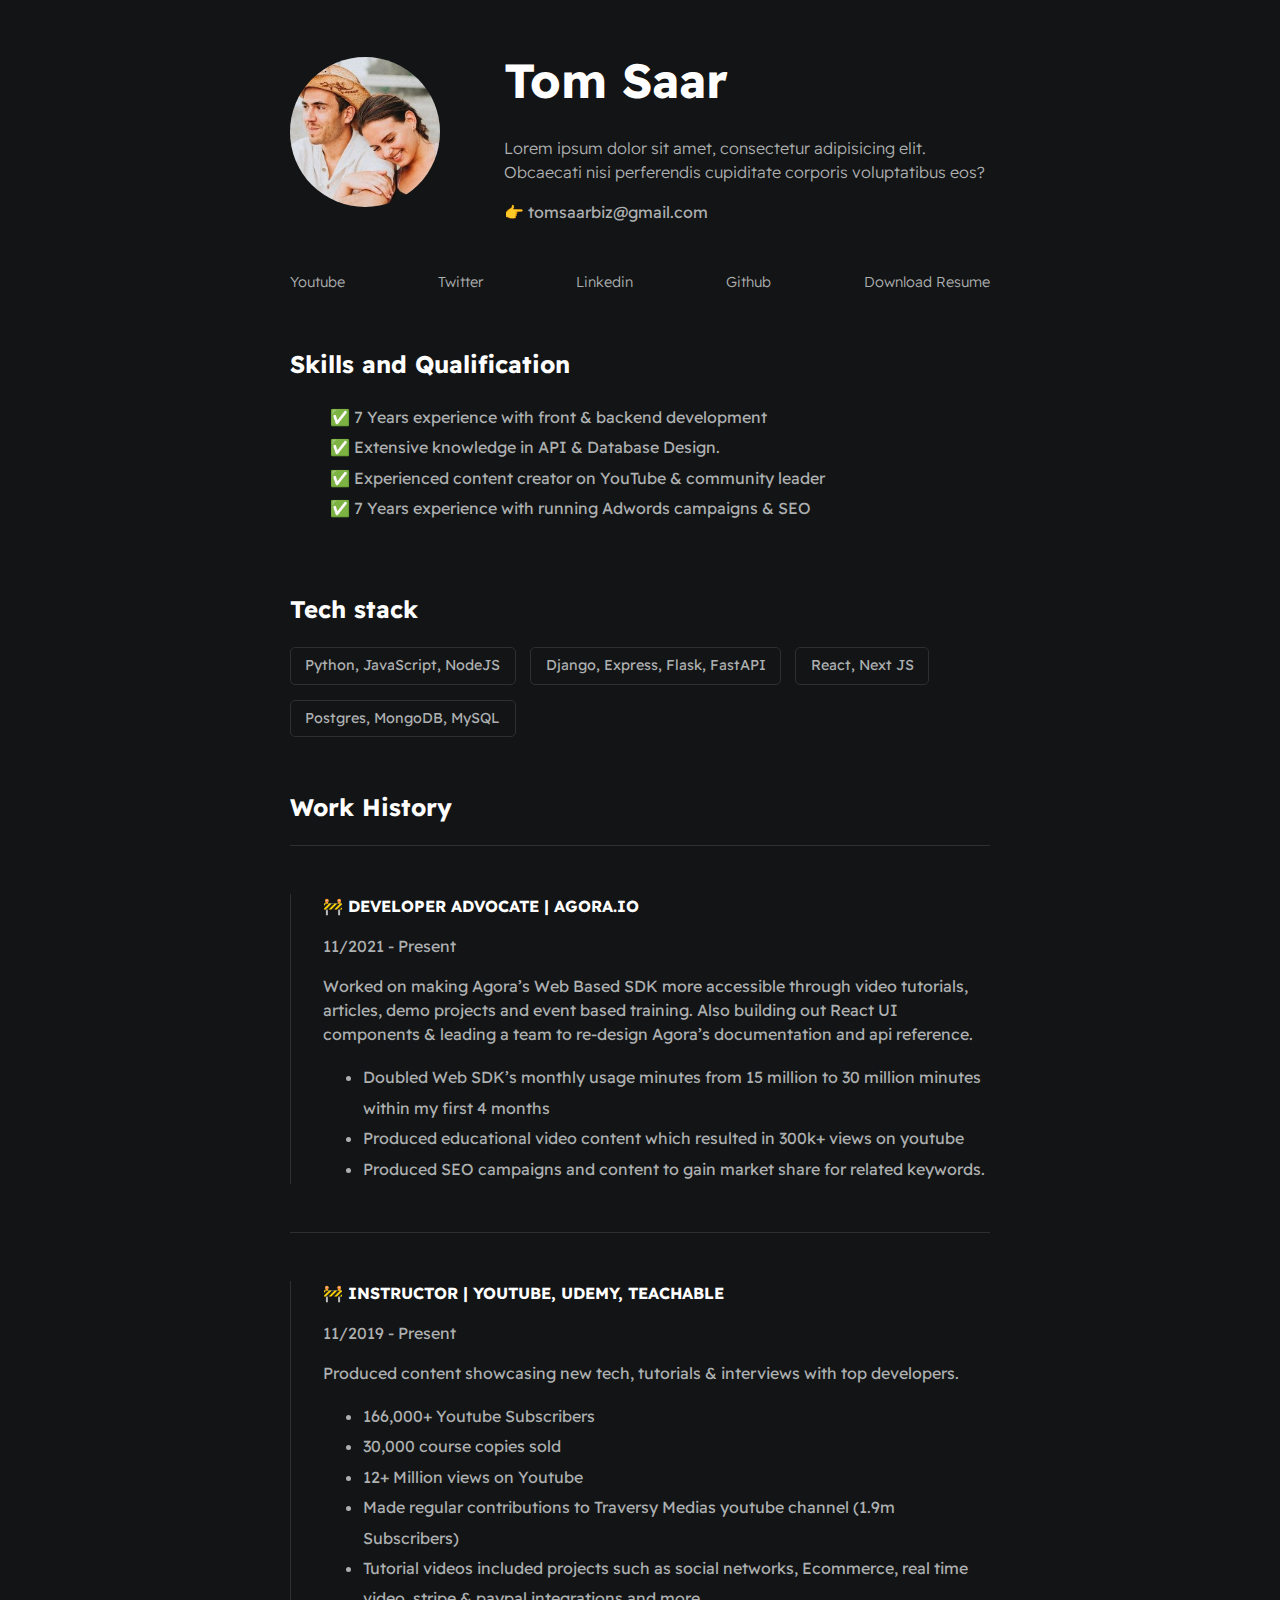
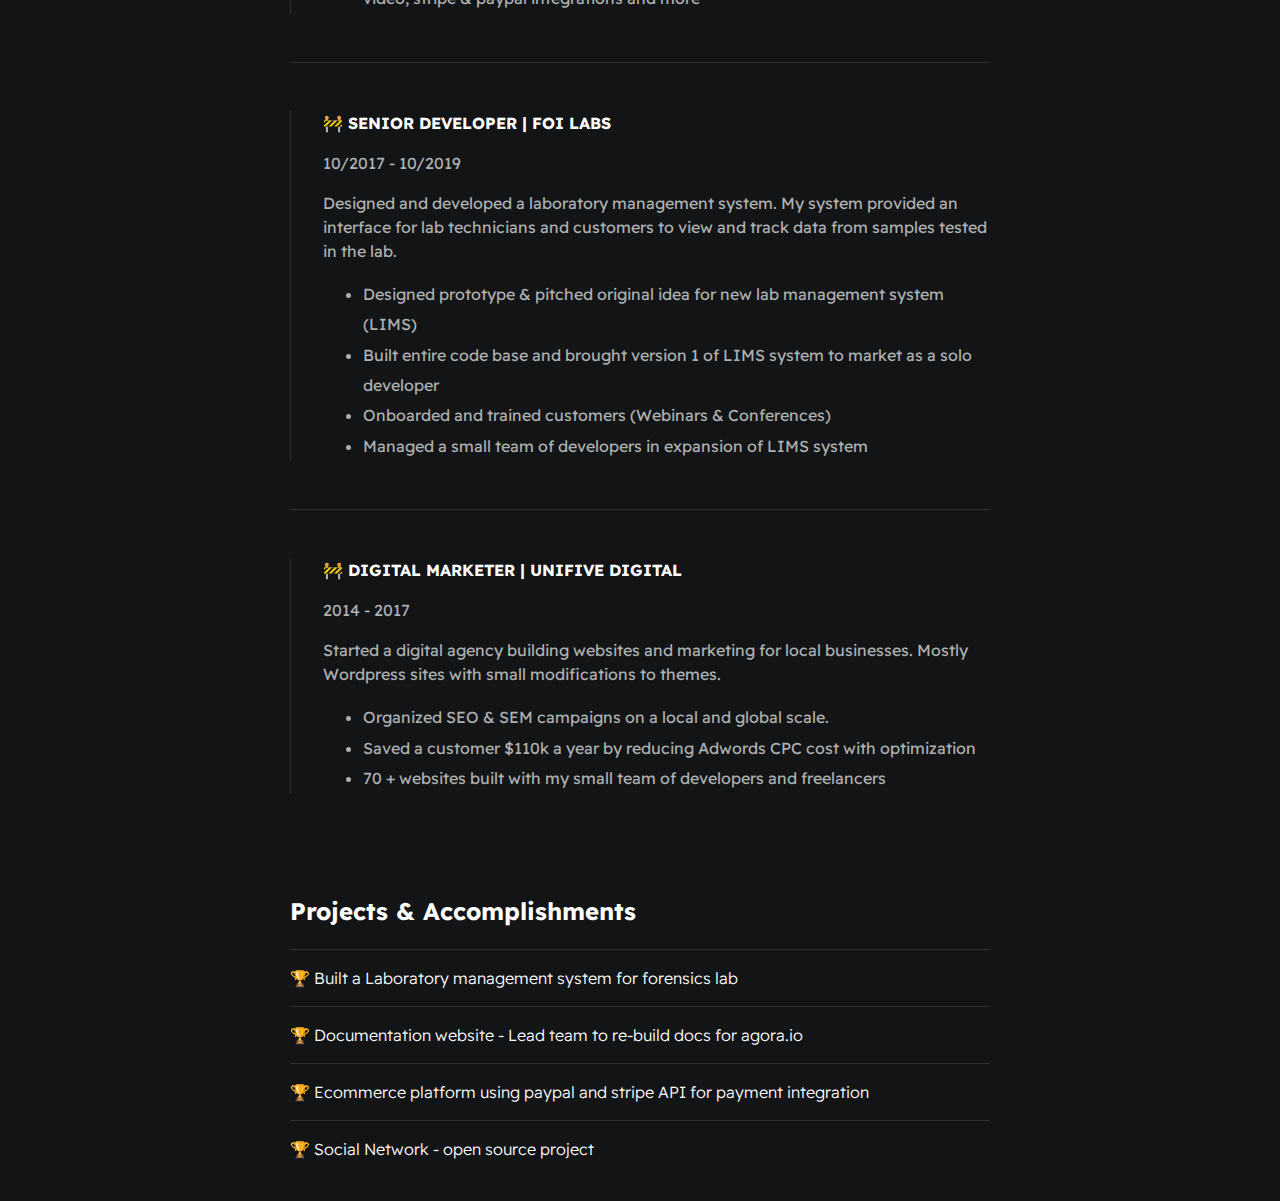
<file: index.html>
<!DOCTYPE html>
<html lang="en">
  <head>
    <meta charset="UTF-8" />
    <meta http-equiv="X-UA-Compatible" content="IE=edge" />
    <meta name="viewport" content="width=device-width, initial-scale=1.0" />
    <link rel="stylesheet" href="styles/main.css" />
    <title>Tom Saar</title>
  </head>
  <body>
    <div id="container--main">
      <section id="wrapper--hero" class="section--page">
        <img id="profile-pic" src="assets/images/profile_pic.JPG" alt="" />

        <div>
          <h1 id="user-name">Tom Saar</h1>
          <p id="bio">
            Lorem ipsum dolor sit amet, consectetur adipisicing elit. Obcaecati
            nisi perferendis cupiditate corporis voluptatibus eos?
          </p>
          <p>👉 tomsaarbiz@gmail.com</p>
        </div>
      </section>

      <section class="section--page">
        <div id="socials--list">
          <a href="#" target="_blank">Youtube</a>
          <a href="#" target="_blank">Twitter</a>
          <a href="#" target="_blank">Linkedin</a>
          <a href="#" target="_blank">Github</a>
          <a href="./assets/resume.pdf" target="_blank">Download Resume</a>
        </div>
      </section>

      <section class="section--page">
        <h2>Skills and Qualification</h2>
        <ul id="qualifications--list">
          <li>✅ 7 Years experience with front & backend development</li>
          <li>✅ Extensive knowledge in API & Database Design.</li>
          <li>✅ Experienced content creator on YouTube & community leader</li>
          <li>✅ 7 Years experience with running Adwords campaigns & SEO</li>
        </ul>
      </section>

      <section class="section--page">
        <h2>Tech stack</h2>

        <div id="wrapper--techstack__items">
          <div class="card--techstack">
            <span>Python, JavaScript, NodeJS</span>
          </div>
          <div class="card--techstack">
            <span>Django, Express, Flask, FastAPI</span>
          </div>
          <div class="card--techstack"><span>React, Next JS</span></div>
          <div class="card--techstack">
            <span>Postgres, MongoDB, MySQL</span>
          </div>
        </div>
      </section>

      <section id="work-history-wrapper" class="section--page">
        <h2>Work History</h2>

        <div class="line-break"></div>
        <div class="card--work-history">
          <strong>🚧 DEVELOPER ADVOCATE | AGORA.IO</strong>
          <p>11/2021 - Present</p>
          <p>
            Worked on making Agora’s Web Based SDK more accessible through video
            tutorials, articles, demo projects and event based training. Also
            building out React UI components & leading a team to re-design
            Agora’s documentation and api reference.
          </p>
          <ul>
            <li>
              Doubled Web SDK’s monthly usage minutes from 15 million to 30
              million minutes within my first 4 months
            </li>
            <li>
              Produced educational video content which resulted in 300k+ views
              on youtube
            </li>
            <li>
              Produced SEO campaigns and content to gain market share for
              related keywords.
            </li>
          </ul>
        </div>

        <div class="line-break"></div>

        <div class="card--work-history">
          <strong>🚧 INSTRUCTOR | YOUTUBE, UDEMY, TEACHABLE</strong>
          <p>11/2019 - Present</p>
          <p>
            Produced content showcasing new tech, tutorials & interviews with
            top developers.
          </p>
          <ul>
            <li>166,000+ Youtube Subscribers</li>
            <li>30,000 course copies sold</li>
            <li>12+ Million views on Youtube</li>
            <li>
              Made regular contributions to Traversy Medias youtube channel
              (1.9m Subscribers)
            </li>
            <li>
              Tutorial videos included projects such as social networks,
              Ecommerce, real time video, stripe & paypal integrations and more
            </li>
          </ul>
        </div>

        <div class="line-break"></div>

        <div class="card--work-history">
          <strong>🚧 SENIOR DEVELOPER | FOI LABS</strong>
          <p>10/2017 - 10/2019</p>
          <p>
            Designed and developed a laboratory management system. My system
            provided an interface for lab technicians and customers to view and
            track data from samples tested in the lab.
          </p>
          <ul>
            <li>
              Designed prototype & pitched original idea for new lab management
              system (LIMS)
            </li>
            <li>
              Built entire code base and brought version 1 of LIMS system to
              market as a solo developer
            </li>
            <li>Onboarded and trained customers (Webinars & Conferences)</li>
            <li>
              Managed a small team of developers in expansion of LIMS system
            </li>
          </ul>
        </div>

        <div class="line-break"></div>

        <div class="card--work-history">
          <strong>🚧 DIGITAL MARKETER | UNIFIVE DIGITAL</strong>
          <p>2014 - 2017</p>
          <p>
            Started a digital agency building websites and marketing for local
            businesses. Mostly Wordpress sites with small modifications to
            themes.
          </p>
          <ul>
            <li>Organized SEO & SEM campaigns on a local and global scale.</li>
            <li>
              Saved a customer $110k a year by reducing Adwords CPC cost with
              optimization
            </li>
            <li>
              70 + websites built with my small team of developers and
              freelancers
            </li>
          </ul>
        </div>
      </section>
      <section class="section--page">
        <h2>Projects & Accomplishments</h2>

        <div class="card--project">
          <a href="project1.html"
            ><span>🏆 </span>Built a Laboratory management system for forensics
            lab</a
          >
        </div>

        <div class="card--project">
          <a href="project1.html"
            ><span>🏆 </span>Documentation website - Lead team to re-build docs
            for agora.io</a
          >
        </div>

        <div class="card--project">
          <a href="project1.html"
            ><span>🏆 </span>Ecommerce platform using paypal and stripe API for
            payment integration</a
          >
        </div>

        <div class="card--project">
          <a href="project1.html"
            ><span>🏆 </span>Social Network - open source project</a
          >
        </div>
      </section>
    </div>
  </body>
</html>
</file>
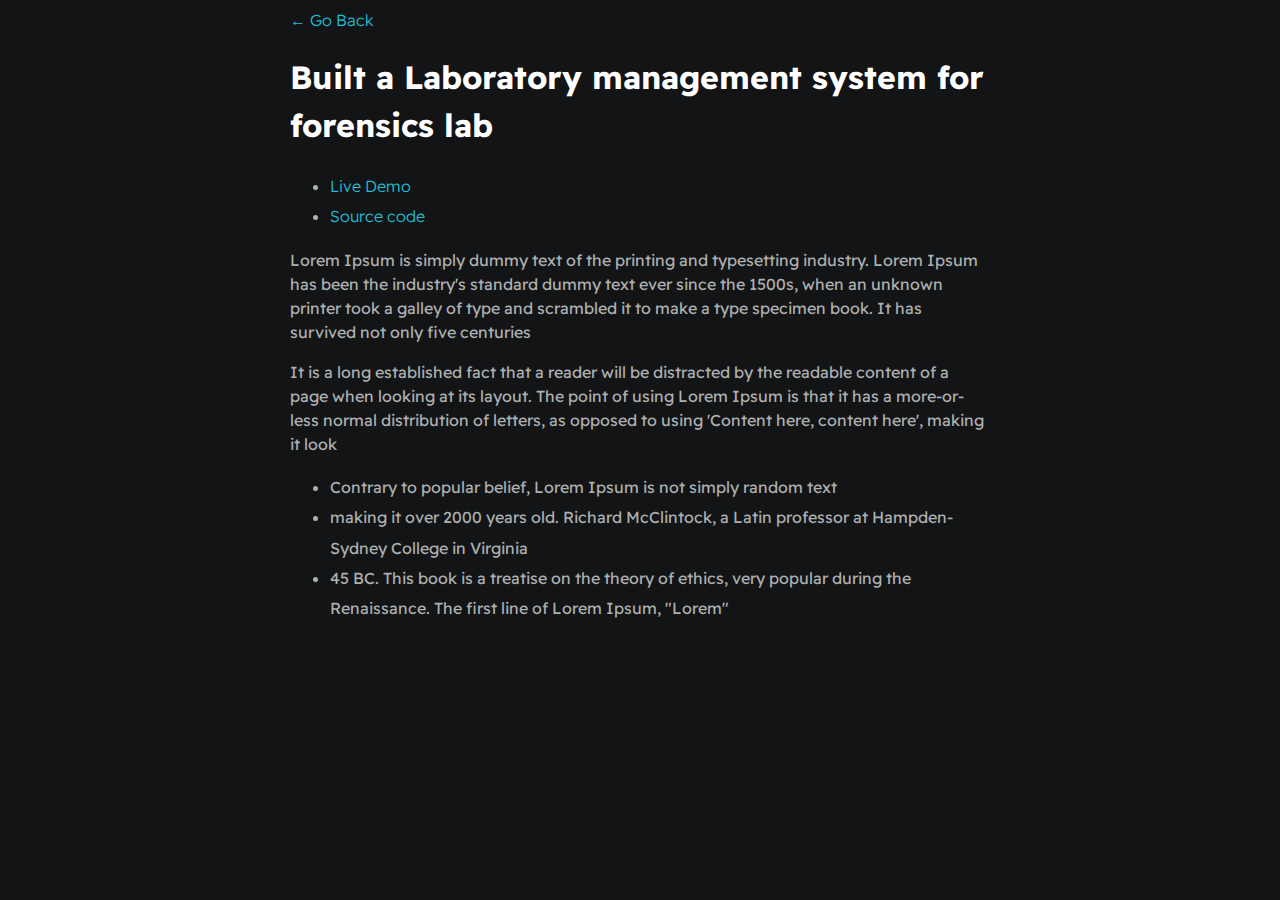
<file: project1.html>
<!DOCTYPE html>
<html>
  <head>
    <meta charset="utf-8" />
    <meta http-equiv="X-UA-Compatible" content="IE=edge" />
    <title>Dennis Ivy</title>
    <meta name="description" content="" />
    <meta name="viewport" content="width=device-width, initial-scale=1" />
    <link rel="stylesheet" href="./styles/main.css" />
  </head>
  <body>
    <div id="container--main">
      <a href="index.html">&#x2190; Go Back</a>
      <h1>Built a Laboratory management system for forensics lab</h1>

      <ul>
        <li><a href="#">Live Demo</a></li>
        <li><a href="#">Source code</a></li>
      </ul>
      <p>
        Lorem Ipsum is simply dummy text of the printing and typesetting
        industry. Lorem Ipsum has been the industry's standard dummy text ever
        since the 1500s, when an unknown printer took a galley of type and
        scrambled it to make a type specimen book. It has survived not only five
        centuries
      </p>

      <p>
        It is a long established fact that a reader will be distracted by the
        readable content of a page when looking at its layout. The point of
        using Lorem Ipsum is that it has a more-or-less normal distribution of
        letters, as opposed to using 'Content here, content here', making it
        look
      </p>

      <ul>
        <li>
          Contrary to popular belief, Lorem Ipsum is not simply random text
        </li>
        <li>
          making it over 2000 years old. Richard McClintock, a Latin professor
          at Hampden-Sydney College in Virginia
        </li>
        <li>
          45 BC. This book is a treatise on the theory of ethics, very popular
          during the Renaissance. The first line of Lorem Ipsum, "Lorem"
        </li>
      </ul>
    </div>
  </body>
</html>
</file>
<file: styles/main.css>
@import url("https://fonts.googleapis.com/css2?family=Readex+Pro:wght@300;400;500;600;700&display=swap");

:root {
  --mainTextColor-light: #000;
  --secondaryTextColor-light: rgb(51 51 51);
  --mainLinkColor-light: #0da2b8;
  --mainBorderColor-light: rgb(218, 218, 218);
  --mainBgColor-light: rgb(249, 250, 251);

  --mainTextColor-dark: #fff;
  --secondaryTextColor-dark: #adb0b1;
  --mainLinkColor-dark: rgb(30, 190, 214);
  --mainBorderColor-dark: #2b3031;
  --mainBgColor-dark: #131415;

  --mainTextColor: var(--mainTextColor-dark);
  --secondaryTextColor: var(--secondaryTextColor-dark);
  --mainLinkColor: var(--mainLinkColor-dark);
  --mainBorderColor: var(--mainBorderColor-dark);
  --mainBgColor: var(--mainBgColor-dark);
}

* {
  font-family: "Readex Pro";
  line-height: 1.5em;
  box-sizing: border-box;
  color: var(--mainTextColor);
}

body {
  background-color: var(--mainBgColor);
}

p,
span,
li {
  color: var(--secondaryTextColor);
  font-size: 1em;
}

a {
  text-decoration: none;
  color: var(--mainLinkColor);
  font-weight: 500;
}

li {
  line-height: 1.9em;
}

#container--main {
  max-width: 700px;
  margin: 0 auto;
}

.section--page {
  padding-top: 1em;
  padding-bottom: 1em;
}

#wrapper--hero {
  display: flex;
  align-items: center;
  gap: 4em;
}

#user-name {
  font-size: 3em;
  line-height: 1em;
}

#bio,
a {
  font-weight: 300;
}

#profile-pic {
  border-radius: 50%;
  width: 150px;
  height: 150px;
  object-fit: cover;
}

#email {
  color: var(--mainTextColor);
}

#socials--list {
  display: flex;
  justify-content: space-between;
  column-gap: 1em;
  flex-wrap: wrap;
}

#socials--list a {
  font-size: 0.9em;
  color: var(--secondaryTextColor);
  transition: 0.3s;
}

#socials--list a:hover {
  color: var(--mainLinkColor);
}

#qualifications--list {
  list-style: none;
}

#wrapper--techstack__items {
  display: flex;
  flex-wrap: wrap;
  gap: 1em;
  font-size: 0.9em;
}

.card--techstack {
  border: 1px solid var(--mainBorderColor);
  padding: 0.5em 1em;
  border-radius: 5px;
}

.card--work-history {
  border-left: 1px solid var(--mainBorderColor);
  margin-top: 3em;
  margin-bottom: 3em;
  padding-left: 2em;
}

.line-break {
  background-color: var(--mainBorderColor);
  height: 1px;
}

.card--project {
  padding-top: 1em;
  padding-bottom: 1em;
  border-top: 1px solid var(--mainBorderColor);
}

.card--project a {
  color: var(--mainTextColor);
  transition: 0.3s;
}

.card--project a:hover {
  color: var(--mainLinkColor);
}

@media (max-width: 600px) {
  .section--page {
    padding-top: 1em;
    padding-bottom: 1em;
  }

  #wrapper--hero {
    display: flex;
    align-items: center;
    gap: 1em;
  }

  #profile-pic {
    width: 200px;
    height: 200px;
  }

  #wrapper--hero {
    flex-direction: column;
  }

  .card--work-history {
    border-left: none;
    padding-left: 0;
  }
}
</file>
